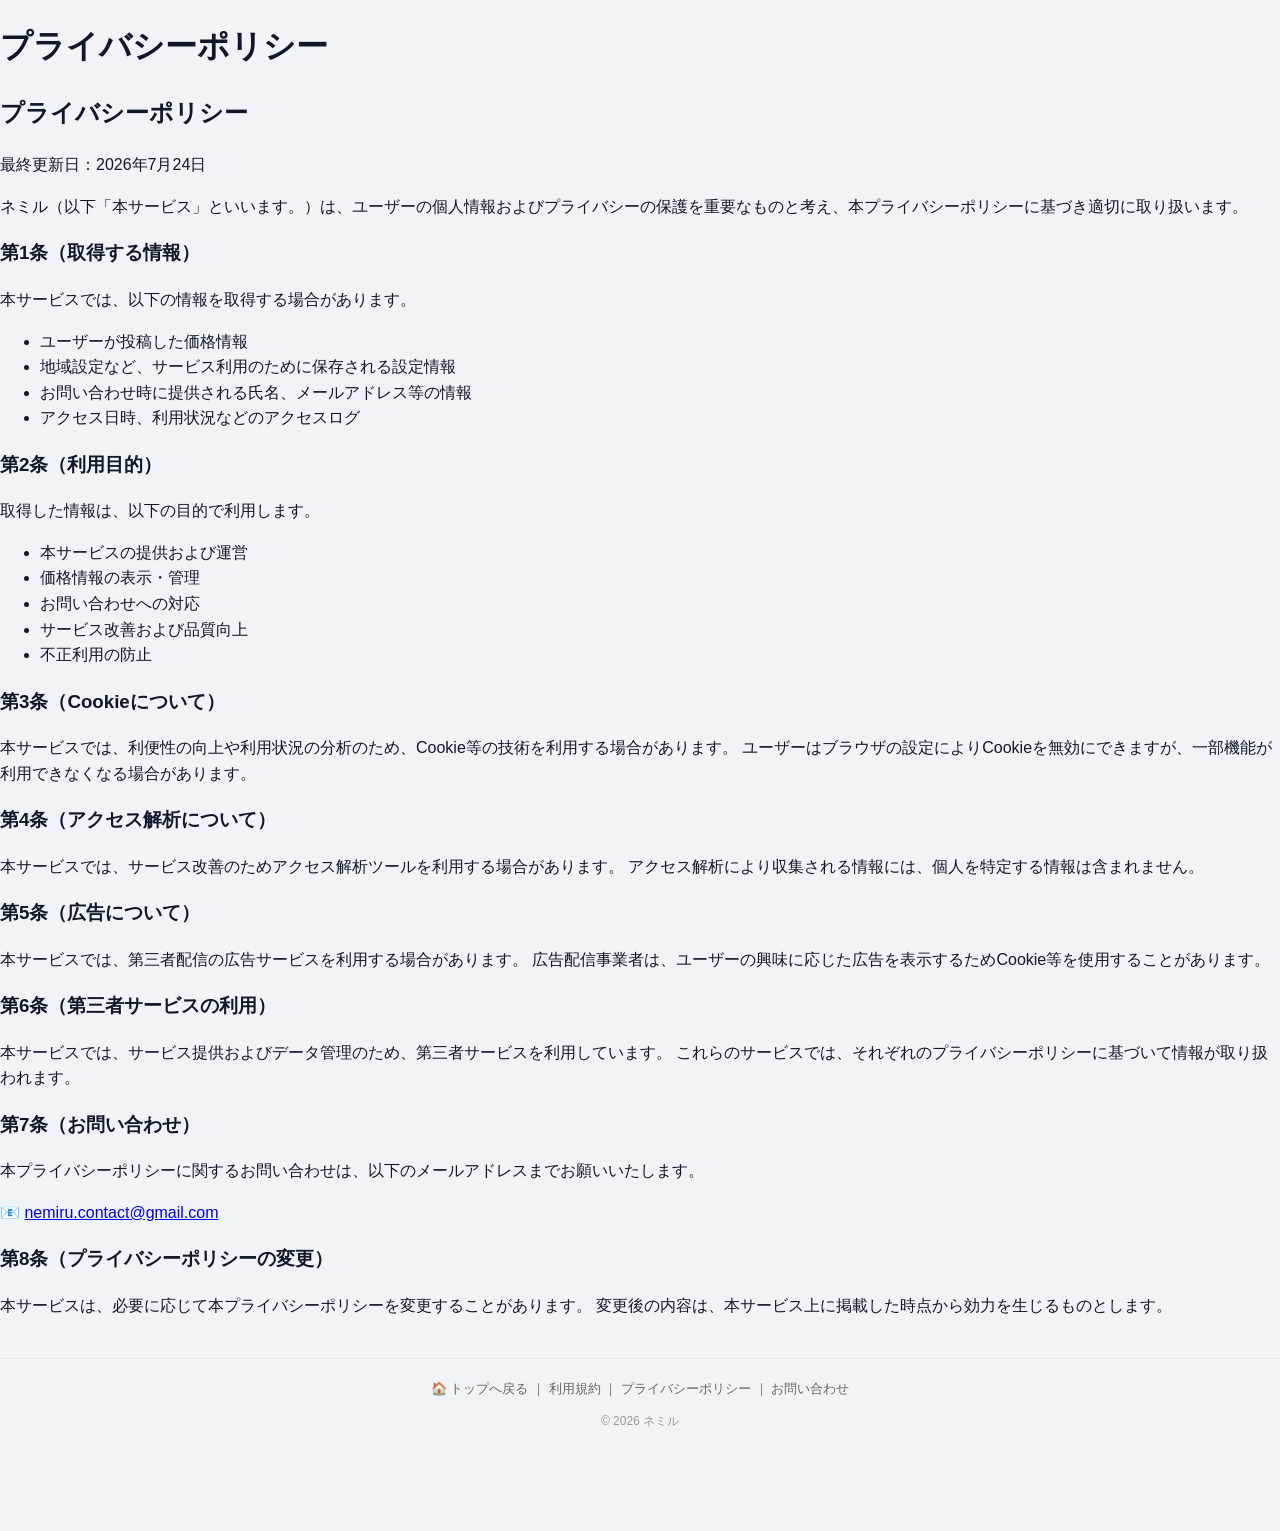
<file: privacy.html>
<!DOCTYPE html>
<html lang="ja">
<head>
<meta charset="UTF-8">
<meta name="viewport" content="width=device-width, initial-scale=1.0">
<title>プライバシーポリシー | ネミル</title>
<link rel="icon" href="assets/logo/favicon.png">
<link rel="apple-touch-icon" href="assets/logo/apple-touch-icon.png">
<link rel="manifest" href="manifest.json">
<meta name="theme-color" content="#059669">
<link rel="stylesheet" href="style.css">
</head>
<body>

<header>
    <h1>プライバシーポリシー</h1>
</header>

<main>
<h2>プライバシーポリシー</h2>

<p>最終更新日：2026年7月24日</p>

<p>
ネミル（以下「本サービス」といいます。）は、ユーザーの個人情報およびプライバシーの保護を重要なものと考え、本プライバシーポリシーに基づき適切に取り扱います。
</p>

<h3>第1条（取得する情報）</h3>

<p>本サービスでは、以下の情報を取得する場合があります。</p>

<ul>
    <li>ユーザーが投稿した価格情報</li>
    <li>地域設定など、サービス利用のために保存される設定情報</li>
    <li>お問い合わせ時に提供される氏名、メールアドレス等の情報</li>
    <li>アクセス日時、利用状況などのアクセスログ</li>
</ul>
<h3>第2条（利用目的）</h3>

<p>取得した情報は、以下の目的で利用します。</p>

<ul>
    <li>本サービスの提供および運営</li>
    <li>価格情報の表示・管理</li>
    <li>お問い合わせへの対応</li>
    <li>サービス改善および品質向上</li>
    <li>不正利用の防止</li>
</ul>
<h3>第3条（Cookieについて）</h3>

<p>
本サービスでは、利便性の向上や利用状況の分析のため、Cookie等の技術を利用する場合があります。
ユーザーはブラウザの設定によりCookieを無効にできますが、一部機能が利用できなくなる場合があります。
</p>
<h3>第4条（アクセス解析について）</h3>

<p>
本サービスでは、サービス改善のためアクセス解析ツールを利用する場合があります。
アクセス解析により収集される情報には、個人を特定する情報は含まれません。
</p>
<h3>第5条（広告について）</h3>

<p>
本サービスでは、第三者配信の広告サービスを利用する場合があります。
広告配信事業者は、ユーザーの興味に応じた広告を表示するためCookie等を使用することがあります。
</p>
<h3>第6条（第三者サービスの利用）</h3>

<p>
本サービスでは、サービス提供およびデータ管理のため、第三者サービスを利用しています。
これらのサービスでは、それぞれのプライバシーポリシーに基づいて情報が取り扱われます。
</p>
<h3>第7条（お問い合わせ）</h3>

<p>
本プライバシーポリシーに関するお問い合わせは、以下のメールアドレスまでお願いいたします。
</p>

<p>
📧
<a href="mailto:nemiru.contact@gmail.com">
    nemiru.contact@gmail.com
</a>
</p>
<h3>第8条（プライバシーポリシーの変更）</h3>

<p>
本サービスは、必要に応じて本プライバシーポリシーを変更することがあります。
変更後の内容は、本サービス上に掲載した時点から効力を生じるものとします。
</p>
</main>

<div id="footer"></div>

<script src="common.js"></script>
</body>
</html>
</file>
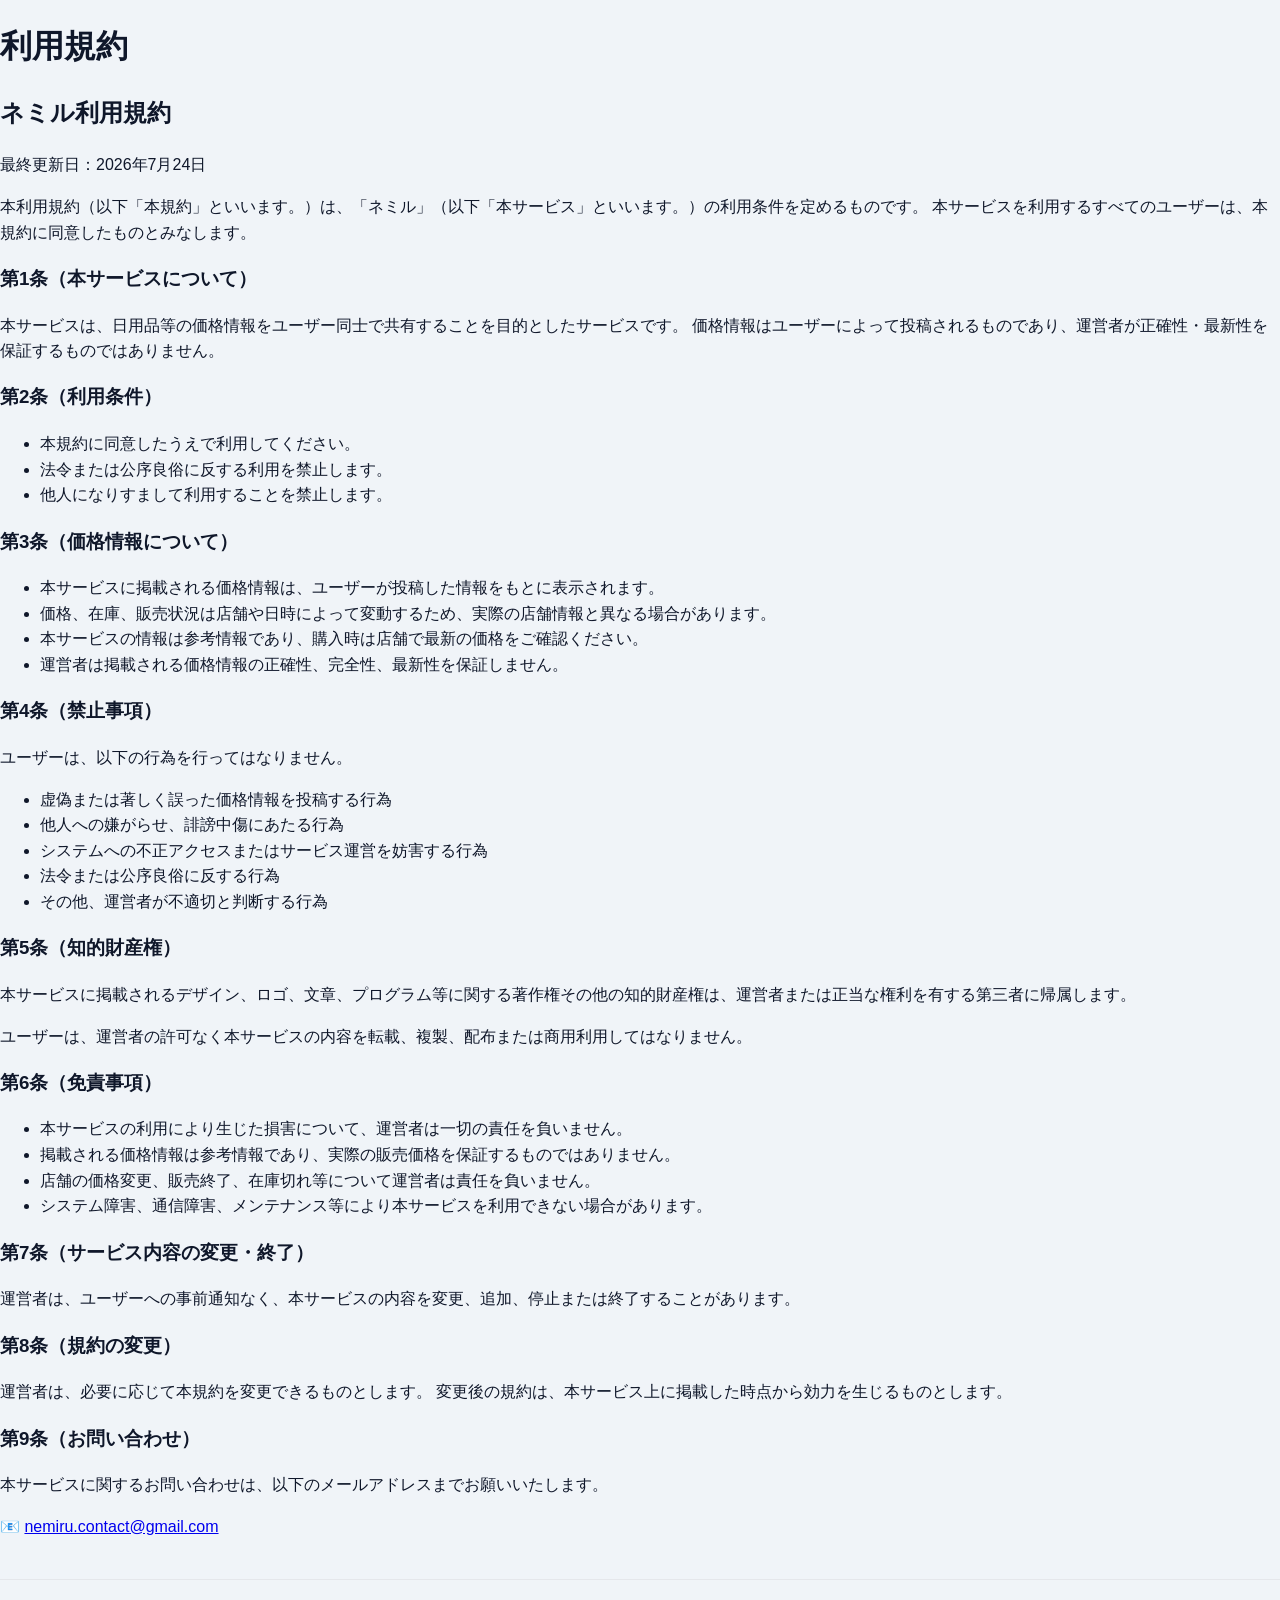
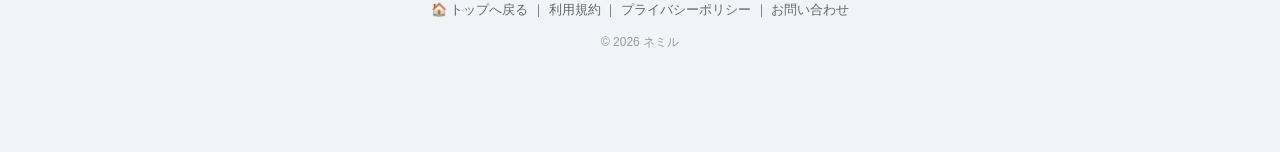
<file: terms.html>
<!DOCTYPE html>
<html lang="ja">
<head>
<meta charset="UTF-8">
<meta name="viewport" content="width=device-width, initial-scale=1.0">
<title>利用規約 | ネミル</title>
<link rel="icon" href="assets/logo/favicon.png">
<link rel="apple-touch-icon" href="assets/logo/apple-touch-icon.png">
<link rel="manifest" href="manifest.json">
<meta name="theme-color" content="#059669">
<link rel="stylesheet" href="style.css">
</head>
<body>

<header>
    <h1>利用規約</h1>
</header>

<main>
<h2>ネミル利用規約</h2>

<p>最終更新日：2026年7月24日</p>

<p>
本利用規約（以下「本規約」といいます。）は、「ネミル」（以下「本サービス」といいます。）の利用条件を定めるものです。
本サービスを利用するすべてのユーザーは、本規約に同意したものとみなします。
</p>

<h3>第1条（本サービスについて）</h3>

<p>
本サービスは、日用品等の価格情報をユーザー同士で共有することを目的としたサービスです。
価格情報はユーザーによって投稿されるものであり、運営者が正確性・最新性を保証するものではありません。
</p>

<h3>第2条（利用条件）</h3>

<ul>
<li>本規約に同意したうえで利用してください。</li>
<li>法令または公序良俗に反する利用を禁止します。</li>
<li>他人になりすまして利用することを禁止します。</li>
</ul>

<h3>第3条（価格情報について）</h3>

<ul>
    <li>本サービスに掲載される価格情報は、ユーザーが投稿した情報をもとに表示されます。</li>
    <li>価格、在庫、販売状況は店舗や日時によって変動するため、実際の店舗情報と異なる場合があります。</li>
    <li>本サービスの情報は参考情報であり、購入時は店舗で最新の価格をご確認ください。</li>
    <li>運営者は掲載される価格情報の正確性、完全性、最新性を保証しません。</li>
</ul>

<h3>第4条（禁止事項）</h3>

<p>ユーザーは、以下の行為を行ってはなりません。</p>

<ul>
    <li>虚偽または著しく誤った価格情報を投稿する行為</li>
    <li>他人への嫌がらせ、誹謗中傷にあたる行為</li>
    <li>システムへの不正アクセスまたはサービス運営を妨害する行為</li>
    <li>法令または公序良俗に反する行為</li>
    <li>その他、運営者が不適切と判断する行為</li>
</ul>
<h3>第5条（知的財産権）</h3>

<p>
本サービスに掲載されるデザイン、ロゴ、文章、プログラム等に関する著作権その他の知的財産権は、運営者または正当な権利を有する第三者に帰属します。
</p>

<p>
ユーザーは、運営者の許可なく本サービスの内容を転載、複製、配布または商用利用してはなりません。
</p>
<h3>第6条（免責事項）</h3>

<ul>
    <li>本サービスの利用により生じた損害について、運営者は一切の責任を負いません。</li>
    <li>掲載される価格情報は参考情報であり、実際の販売価格を保証するものではありません。</li>
    <li>店舗の価格変更、販売終了、在庫切れ等について運営者は責任を負いません。</li>
    <li>システム障害、通信障害、メンテナンス等により本サービスを利用できない場合があります。</li>
</ul>
<h3>第7条（サービス内容の変更・終了）</h3>

<p>
運営者は、ユーザーへの事前通知なく、本サービスの内容を変更、追加、停止または終了することがあります。
</p>

<h3>第8条（規約の変更）</h3>

<p>
運営者は、必要に応じて本規約を変更できるものとします。
変更後の規約は、本サービス上に掲載した時点から効力を生じるものとします。
</p>
<h3>第9条（お問い合わせ）</h3>

<p>
本サービスに関するお問い合わせは、以下のメールアドレスまでお願いいたします。
</p>

<p>
📧
<a href="mailto:nemiru.contact@gmail.com">
    nemiru.contact@gmail.com
</a>
</p>
</main>

<div id="footer"></div>

<script src="common.js"></script>

</body>
</html>
</file>
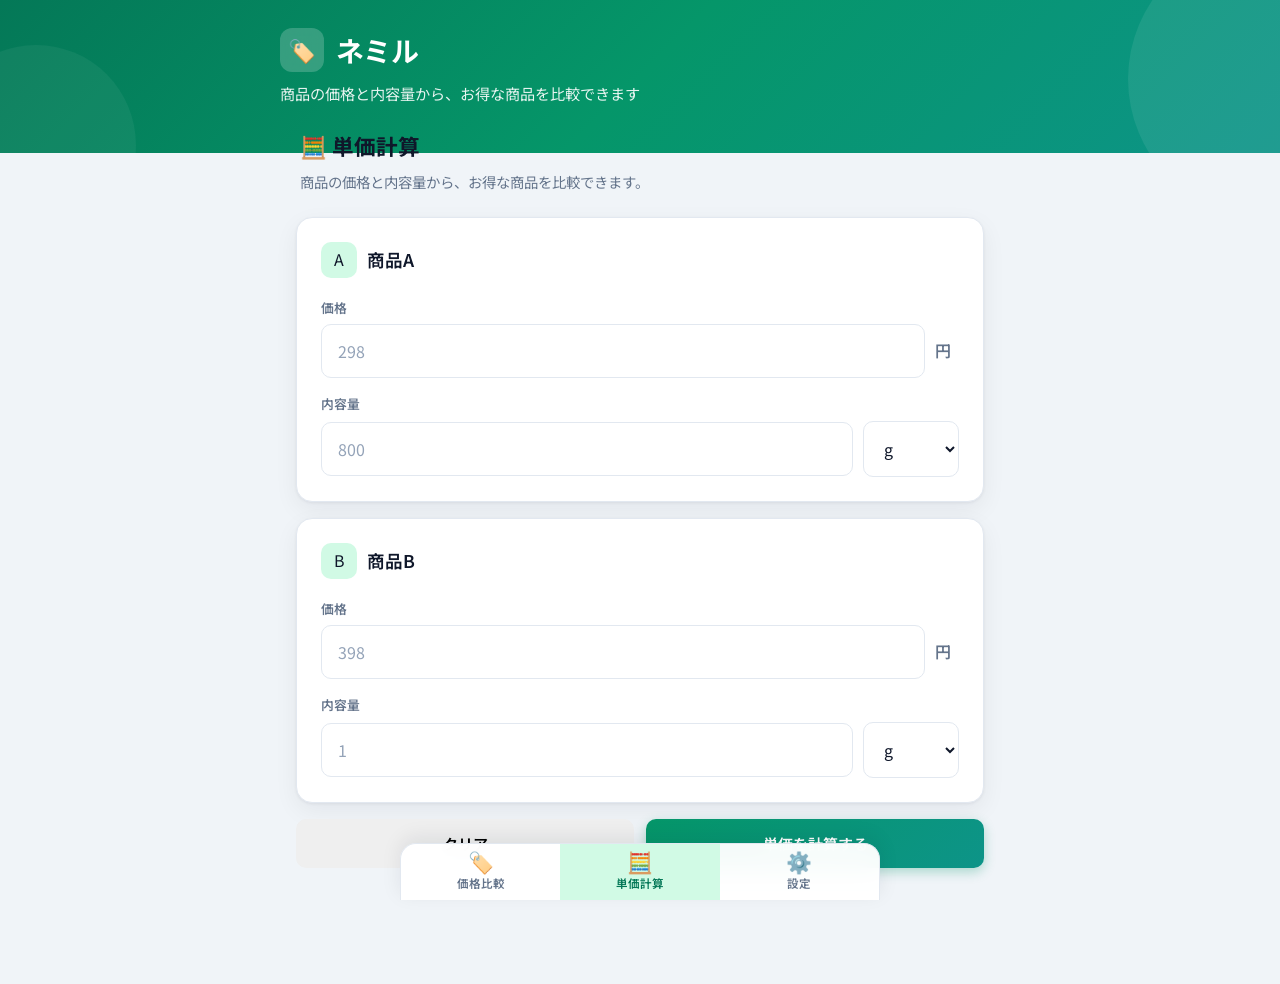
<file: unit-price.html>
<!DOCTYPE html>
<html lang="ja">
<head>
    <meta charset="UTF-8">
    <meta name="viewport" content="width=device-width, initial-scale=1.0">
    <title>ネミル｜単価計算</title>
    <link rel="icon" href="assets/logo/favicon.png">
    <link rel="apple-touch-icon" href="assets/logo/apple-touch-icon.png">
    <link rel="manifest" href="manifest.json">
    <meta name="theme-color" content="#059669">
    <link rel="preconnect" href="https://fonts.googleapis.com">
    <link rel="preconnect" href="https://fonts.gstatic.com" crossorigin>
    <link href="https://fonts.googleapis.com/css2?family=Noto+Sans+JP:wght@400;500;600;700&display=swap" rel="stylesheet">
    <link rel="stylesheet" href="style.css">
</head>
<body>
    <header class="site-header">
        <div class="header-inner">
            <h1 class="logo"><span class="logo-icon">🏷️</span>ネミル</h1>
            <p class="tagline">商品の価格と内容量から、お得な商品を比較できます</p>
        </div>
    </header>

    <main class="container">
        <header class="unit-page-heading">
            <h2>🧮 単価計算</h2>
            <p>商品の価格と内容量から、お得な商品を比較できます。</p>
        </header>

        <section class="card">
            <div class="card-header"><span class="card-icon">A</span><h2>商品A</h2></div>
            <div class="input-group">
                <label for="productAPrice">価格</label>
                <div class="input-with-unit">
                    <input type="number" id="productAPrice" min="0" step="1" placeholder="298">
                    <span>円</span>
                </div>
            </div>
            <div class="input-group">
                <label for="productAAmount">内容量</label>
                <div class="input-with-unit">
                    <input type="number" id="productAAmount" min="0" step="any" placeholder="800">
                    <select id="productAUnit">
                        <option value="g">g</option><option value="kg">kg</option><option value="ml">ml</option><option value="L">L</option>
                        <option value="個">個</option><option value="枚">枚</option><option value="本">本</option><option value="袋">袋</option><option value="箱">箱</option><option value="ロール">ロール</option>
                    </select>
                </div>
            </div>
        </section>

        <section class="card">
            <div class="card-header"><span class="card-icon">B</span><h2>商品B</h2></div>
            <div class="input-group">
                <label for="productBPrice">価格</label>
                <div class="input-with-unit">
                    <input type="number" id="productBPrice" min="0" step="1" placeholder="398">
                    <span>円</span>
                </div>
            </div>
            <div class="input-group">
                <label for="productBAmount">内容量</label>
                <div class="input-with-unit">
                    <input type="number" id="productBAmount" min="0" step="any" placeholder="1">
                    <select id="productBUnit">
                        <option value="g">g</option><option value="kg">kg</option><option value="ml">ml</option><option value="L">L</option>
                        <option value="個">個</option><option value="枚">枚</option><option value="本">本</option><option value="袋">袋</option><option value="箱">箱</option><option value="ロール">ロール</option>
                    </select>
                </div>
            </div>
        </section>

        <div class="unit-price-buttons">

    <button
        class="btn"
        id="clearButton"
        type="button"
    >
        クリア
    </button>

    <button
        class="btn btn-primary"
        id="calculateButton"
        type="button"
    >
        単価を計算する
    </button>

</div>

        <section id="result" class="card hidden">
            <div class="card-header"><span class="card-icon">🧮</span><h2>比較結果</h2></div>
            <div id="resultContent"></div>
        </section>
    </main>

    <nav class="bottom-nav" aria-label="主要メニュー">
        <a class="bottom-nav-item" href="index.html"><span class="bottom-nav-icon" aria-hidden="true">🏷️</span><span>価格比較</span></a>
        <a class="bottom-nav-item is-active" href="unit-price.html" aria-current="page"><span class="bottom-nav-icon" aria-hidden="true">🧮</span><span>単価計算</span></a>
        <a class="bottom-nav-item" href="settings.html"><span class="bottom-nav-icon" aria-hidden="true">⚙️</span><span>設定</span></a>
    </nav>
    <script src="unit-price.js"></script>
</body>
</html>
</file>
<file: style.css>
:root {
    --bg: #f0f4f8;
    --surface: #ffffff;
    --surface-muted: #f8fafc;
    --border: #e2e8f0;
    --text: #0f172a;
    --text-muted: #64748b;
    --primary: #059669;
    --primary-dark: #047857;
    --primary-light: #d1fae5;
    --accent: #0ea5e9;
    --danger: #ef4444;
    --warning: #f59e0b;
    --success: #10b981;
    --radius: 16px;
    --radius-sm: 10px;
    --shadow: 0 1px 3px rgba(15, 23, 42, 0.06), 0 8px 24px rgba(15, 23, 42, 0.06);
    --shadow-lg: 0 4px 6px rgba(15, 23, 42, 0.04), 0 20px 40px rgba(15, 23, 42, 0.08);
}

* {
    box-sizing: border-box;
}

body {
    font-family: "Noto Sans JP", sans-serif;
    background: var(--bg);
    color: var(--text);
    margin: 0;
    line-height: 1.6;
    -webkit-font-smoothing: antialiased;
    padding-bottom: calc(76px + env(safe-area-inset-bottom));
}

.site-header {
    background: linear-gradient(135deg, #047857 0%, #059669 50%, #0d9488 100%);
    color: white;
    padding: 28px 20px 48px;
    position: relative;
    overflow: hidden;
}

.site-header::before {
    content: "";
    position: absolute;
    top: -40%;
    right: -10%;
    width: 280px;
    height: 280px;
    background: rgba(255, 255, 255, 0.08);
    border-radius: 50%;
}

.site-header::after {
    content: "";
    position: absolute;
    bottom: -60%;
    left: -5%;
    width: 200px;
    height: 200px;
    background: rgba(255, 255, 255, 0.05);
    border-radius: 50%;
}

.header-inner {
    max-width: 720px;
    margin: 0 auto;
    position: relative;
    z-index: 1;
}

.logo {
    display: flex;
    align-items: center;
    gap: 12px;
    margin: 0 0 8px;
    font-size: 1.75rem;
    font-weight: 700;
    letter-spacing: -0.02em;
}

.logo-icon {
    display: flex;
    align-items: center;
    justify-content: center;
    width: 44px;
    height: 44px;
    background: rgba(255, 255, 255, 0.2);
    border-radius: 12px;
    font-size: 1.4rem;
    backdrop-filter: blur(8px);
}

.tagline {
    margin: 0;
    font-size: 0.95rem;
    opacity: 0.9;
    font-weight: 400;
}

.container {
    max-width: 720px;
    margin: -28px auto 0;
    padding: 0 16px 48px;
    position: relative;
    z-index: 2;
}

.card {
    background: var(--surface);
    border: 1px solid var(--border);
    border-radius: var(--radius);
    padding: 24px;
    margin-bottom: 16px;
    box-shadow: var(--shadow);
}

.card-header {
    display: flex;
    align-items: center;
    gap: 10px;
    margin-bottom: 20px;
}

.card-header h2 {
    margin: 0;
    font-size: 1.1rem;
    font-weight: 600;
}

.card-icon {
    display: flex;
    align-items: center;
    justify-content: center;
    width: 36px;
    height: 36px;
    background: var(--primary-light);
    border-radius: 10px;
    font-size: 1rem;
    flex-shrink: 0;
}

.section-heading {
    font-size: 0.85rem;
    font-weight: 600;
    color: var(--text-muted);
    text-transform: uppercase;
    letter-spacing: 0.06em;
    margin: 28px 0 12px 4px;
}

.search-card {
    padding: 20px;
}

.search-label {
    display: block;
    font-size: 0.8rem;
    font-weight: 600;
    color: var(--text-muted);
    margin-bottom: 8px;
}

.search-row {
    display: flex;
    gap: 10px;
}

.search-row-actions {
    display: flex;
    gap: 10px;
    flex-shrink: 0;
}

.search-row-actions .btn-primary {
    flex: 1;
}

.search-category-group {
    margin-top: 0;
}

.search-label-spaced {
    margin-top: 16px;
}

.product-search-list {
    display: flex;
    flex-direction: column;
}

.product-search-item {
    display: flex;
    align-items: center;
    justify-content: space-between;
    gap: 12px;
    width: 100%;
    padding: 14px 0;
    border: 0;
    border-bottom: 1px solid var(--border);
    background: none;
    cursor: pointer;
    text-align: left;
    font-family: inherit;
    font-size: 0.95rem;
    color: var(--text);
    transition: color 0.15s;
}

.product-search-item:last-child {
    border-bottom: none;
    padding-bottom: 0;
}

.product-search-item:first-child {
    padding-top: 0;
}

.product-search-item:hover {
    color: var(--primary-dark);
}

.product-search-name {
    flex: 1;
    min-width: 0;
    font-weight: 600;
}

.product-search-category {
    flex-shrink: 0;
    font-size: 0.8rem;
    color: var(--text-muted);
}

.input-wrap {
    position: relative;
    flex: 1;
}

input[type="text"],
input[type="number"],
select {
    width: 100%;
    padding: 14px 16px;
    font-size: 16px;
    font-family: inherit;
    border: 1.5px solid var(--border);
    border-radius: var(--radius-sm);
    background: var(--surface);
    color: var(--text);
    transition: border-color 0.15s, box-shadow 0.15s;
}

input:focus {
    outline: none;
    border-color: var(--primary);
    box-shadow: 0 0 0 3px rgba(5, 150, 105, 0.15);
}

input::placeholder {
    color: #94a3b8;
}

.btn {
    display: inline-flex;
    align-items: center;
    justify-content: center;
    gap: 6px;
    padding: 14px 24px;
    border: 0;
    border-radius: var(--radius-sm);
    font-family: inherit;
    font-size: 15px;
    font-weight: 600;
    cursor: pointer;
    transition: transform 0.1s, box-shadow 0.15s, background 0.15s;
    white-space: nowrap;
}

.btn:active {
    transform: scale(0.98);
}

.btn-primary {
    background: linear-gradient(135deg, var(--primary) 0%, #0d9488 100%);
    color: white;
    box-shadow: 0 4px 12px rgba(5, 150, 105, 0.3);
}

.btn-primary:hover {
    box-shadow: 0 6px 16px rgba(5, 150, 105, 0.4);
}

.btn-block {
    width: 100%;
    margin-top: 16px;
}

.unit-page-heading {
    margin: 0 0 20px;
    padding: 4px;
}

.unit-page-heading h2 {
    margin: 0 0 6px;
    font-size: 1.35rem;
}

.unit-page-heading p {
    margin: 0;
    color: var(--text-muted);
    font-size: 0.9rem;
}

.input-group {
    margin-top: 16px;
}

.input-group label {
    display: block;
    margin-bottom: 6px;
    color: var(--text-muted);
    font-size: 0.8rem;
    font-weight: 600;
}

.input-with-unit {
    display: flex;
    align-items: center;
    gap: 10px;
}

.input-with-unit input {
    flex: 1;
    min-width: 0;
}

.input-with-unit select {
    width: 96px;
    flex: 0 0 96px;
}

.input-with-unit span {
    min-width: 1.5em;
    color: var(--text-muted);
    font-weight: 600;
}

.unit-price-result {
    display: grid;
    gap: 12px;
}

.result-item {
    padding: 14px;
    background: var(--surface-muted);
    border: 1px solid var(--border);
    border-radius: var(--radius-sm);
}

.result-item h3 {
    margin: 0 0 4px;
    font-size: 0.85rem;
    color: var(--text-muted);
}

.result-item strong {
    color: var(--primary-dark);
    font-size: 1.25rem;
}

.winner {
    padding: 14px;
    background: var(--primary-light);
    border-radius: var(--radius-sm);
    color: var(--primary-dark);
    font-weight: 700;
    text-align: center;
}

.bottom-nav {
    position: fixed;
    right: 0;
    bottom: 0;
    left: 0;
    z-index: 900;
    display: grid;
    grid-template-columns: repeat(3, minmax(0, 1fr));
    background: rgba(255, 255, 255, 0.96);
    border-top: 1px solid var(--border);
    box-shadow: 0 -6px 20px rgba(15, 23, 42, 0.08);
    padding-bottom: env(safe-area-inset-bottom);
    backdrop-filter: blur(12px);
}

.bottom-nav-item {
    display: flex;
    min-height: 64px;
    flex-direction: column;
    align-items: center;
    justify-content: center;
    gap: 2px;
    color: var(--text-muted);
    font-size: 0.72rem;
    font-weight: 600;
    text-decoration: none;
}

.bottom-nav-icon {
    font-size: 1.3rem;
    line-height: 1;
}

.bottom-nav-item.is-active {
    color: var(--primary-dark);
    background: var(--primary-light);
}

.hidden {
    display: none;
}

.btn-secondary {
    background: var(--surface-muted);
    color: var(--text-muted);
    border: 1.5px solid var(--border);
}

.btn-secondary:hover {
    background: var(--border);
}

.post-buttons {
    display: flex;
    gap: 12px;
    margin-top: 16px;
}

.post-buttons .btn-primary {
    flex: 1;
}

.btn-icon {
    flex: 0 0 auto;
    width: 48px;
    padding: 0;
    background: var(--surface-muted);
    border: 1.5px solid var(--border);
    color: var(--text-muted);
    font-size: 1.2rem;
}

.btn-icon:disabled {
    opacity: 0.5;
    cursor: not-allowed;
}

.field-group {
    margin-bottom: 16px;
}

.field-label {
    display: block;
    font-size: 0.8rem;
    font-weight: 600;
    color: var(--text-muted);
    margin-bottom: 6px;
}

.product-row {
    display: flex;
    gap: 10px;
}

.product-row input {
    flex: 1;
}

.stats-grid {
    display: grid;
    grid-template-columns: repeat(3, 1fr);
    gap: 10px;
    margin: 20px 0;
}

.stat-card {
    background: var(--surface-muted);
    border: 1px solid var(--border);
    border-radius: var(--radius-sm);
    padding: 14px;
    text-align: center;
}

.stat-label {
    color: var(--text-muted);
    font-size: 0.75rem;
    font-weight: 500;
    margin-bottom: 4px;
}

.stat-value {
    color: var(--text);
    font-size: 1.25rem;
    font-weight: 700;
    letter-spacing: -0.02em;
}

.current-price {
    display: flex;
    align-items: baseline;
    justify-content: space-between;
    padding: 16px 18px;
    background: linear-gradient(135deg, #ecfdf5 0%, #f0fdf4 100%);
    border: 1px solid #bbf7d0;
    border-radius: var(--radius-sm);
    margin-bottom: 4px;
}

.price-large {
    font-size: 1.75rem;
    font-weight: 700;
    color: var(--primary-dark);
    letter-spacing: -0.03em;
}

.score-section {
    margin-top: 20px;
    padding-top: 20px;
    border-top: 1px solid var(--border);
}

.score-header {
    display: flex;
    justify-content: space-between;
    align-items: center;
    margin-bottom: 10px;
    font-size: 0.9rem;
    font-weight: 600;
}

.score-value {
    font-size: 1.1rem;
    color: var(--primary-dark);
}

.score-bar {
    height: 8px;
    background: var(--border);
    border-radius: 99px;
    overflow: hidden;
    margin-bottom: 12px;
}

.score-fill {
    height: 100%;
    background: linear-gradient(90deg, var(--primary) 0%, #34d399 100%);
    border-radius: 99px;
    transition: width 0.4s ease;
}

.badge {
    display: inline-flex;
    align-items: center;
    gap: 6px;
    padding: 8px 14px;
    border-radius: 99px;
    font-size: 0.875rem;
    font-weight: 600;
}

.badge-good {
    background: #d1fae5;
    color: #065f46;
}

.badge-warn {
    background: #fef3c7;
    color: #92400e;
}

.badge-bad {
    background: #fee2e2;
    color: #991b1b;
}

.rank {
    display: flex;
    align-items: center;
    gap: 12px;
    padding: 14px 0;
    border-bottom: 1px solid var(--border);
}

.rank:last-child {
    border-bottom: none;
    padding-bottom: 0;
}

.rank:first-child {
    padding-top: 0;
}

.rank-label {
    display: flex;
    align-items: center;
    justify-content: center;
    min-width: 32px;
    height: 32px;
    font-size: 1rem;
    font-weight: 700;
}

.rank-main {
    flex: 1;
    min-width: 0;
}

.rank-product {
    font-weight: 600;
    font-size: 0.95rem;
    color: var(--text);
}

.rank-store {
    font-size: 0.8rem;
    color: var(--text-muted);
    margin-top: 2px;
}

.rank-price {
    font-size: 1rem;
    font-weight: 700;
    color: var(--primary-dark);
    white-space: nowrap;
}

.rank-top .rank-price {
    font-size: 1.1rem;
}

.empty-state {
    text-align: center;
    padding: 32px 16px;
    color: var(--text-muted);
}

.empty-state-icon {
    font-size: 2rem;
    margin-bottom: 8px;
    opacity: 0.6;
}

.empty-state p {
    margin: 0;
    font-size: 0.9rem;
}

.suggestions {
    position: absolute;
    top: calc(100% + 4px);
    left: 0;
    right: 0;
    background: var(--surface);
    border: 1px solid var(--border);
    border-radius: var(--radius-sm);
    max-height: 220px;
    overflow-y: auto;
    box-shadow: var(--shadow-lg);
    z-index: 100;
}

.suggestion-item {
    padding: 12px 16px;
    cursor: pointer;
    font-size: 0.9rem;
    transition: background 0.1s;
    border-bottom: 1px solid var(--border);
}

.suggestion-item:last-child {
    border-bottom: none;
}

.suggestion-item:hover {
    background: var(--primary-light);
    color: var(--primary-dark);
}

#scanner {
    position: fixed !important;
    top: 0 !important;
    left: 0 !important;
    width: 100vw !important;
    height: 100vh !important;
    background: black !important;
    z-index: 99999 !important;
    display: none;
}

#scanner video {
    width: 100% !important;
    height: 100% !important;
    object-fit: cover !important;
}

#closeScanner {
    display: none;
    position: fixed;
    top: 20px;
    right: 20px;
    width: 50px;
    height: 50px;
    border-radius: 50%;
    background: white;
    color: black;
    font-size: 24px;
    z-index: 100001;
    border: none;
    cursor: pointer;
}

@media (max-width: 600px) {
    .site-header {
        padding: 24px 16px 44px;
    }

    .logo {
        font-size: 1.5rem;
    }

    .container {
        padding: 0 12px 40px;
    }

    .card {
        padding: 18px;
        border-radius: 14px;
    }

    .search-row {
        flex-direction: column;
    }

    .search-row-actions {
        width: 100%;
    }

    .search-row-actions .btn-primary {
        width: auto;
    }

    .stats-grid {
        grid-template-columns: 1fr;
    }

    .price-large {
        font-size: 1.5rem;
    }
}

.region-modal{

    position:fixed;

    inset:0;

    background:rgba(0,0,0,.45);

    display:flex;

    justify-content:center;

    align-items:center;

    z-index:9999;

}

.region-card{

    width:340px;
    max-width:90%;
    max-height:90vh;

    background:#fff;

    border-radius:20px;

    padding:30px;

    box-shadow:0 15px 40px rgba(0,0,0,.2);

    display:flex;

    flex-direction:column;

}

.region-card h2{

    text-align:center;

    margin-bottom:20px;

}

.region-modal-note {
    display: block;
    margin-top: 4px;
    color: var(--text-muted);
    font-size: 0.72em;
    font-weight: 500;
}

.region-card label{

    display:block;

    margin-top:15px;

    margin-bottom:5px;

    font-weight:bold;

}

.region-card select{

    width:100%;

    padding:10px;

    border-radius:10px;

    border:1px solid #ddd;

}

.region-card button{

    margin-top:25px;

    width:100%;

}
.header-inner {
    position: relative;
}

.icon-button {
    position: absolute;
    top: 10px;
    right: 10px;

    display: flex;
    align-items: center;
    justify-content: center;

    width: 42px;
    height: 42px;

    background: none;
    border: none;

    cursor: pointer;

    color: #E0E0E0;
    text-shadow: 0 1px 2px rgba(0,0,0,0.35);
}

.icon-button:hover {
    color: #F5F5F5;
}

.icon-button .material-icons {
    font-size: 32px;
}
.modal.hidden{
    display:none;
}

.modal{

    position:fixed;

    inset:0;

    background:rgba(0,0,0,.45);

    display:flex;

    justify-content:center;

    align-items:center;

    z-index:1000;

}

.modal-content{

    width:420px;

    max-width:90%;

    max-height:90vh;

    background:white;

    border-radius:12px;

    padding:24px;

    display:flex;

    flex-direction:column;

}
#cityList,
.city-list {

    overflow-y:auto;

    flex:1;

    margin:16px 0;

    max-height:50vh;

}

.city-checkbox-item {
    display: flex;
    align-items: center;
    gap: 8px;
    padding: 10px 0;
    border-bottom: 1px solid var(--border);
    cursor: pointer;
    font-size: 0.95rem;
}

.city-checkbox-item:last-child {
    border-bottom: none;
}

.city-checkbox-item input[type="checkbox"] {
    width: 18px;
    height: 18px;
    margin: 0;
    flex-shrink: 0;
    accent-color: var(--primary);
}
.city-buttons{

    display:flex;

    justify-content:flex-end;

    gap:10px;

}
.footer{
    margin-top:40px;
    padding:20px;
    text-align:center;
    font-size:13px;
    color:#666;
    border-top:1px solid #e5e7eb;
}

.footer a{
    color:#666;
    text-decoration:none;
    transition:0.2s;
}

.footer a:hover{
    color:#059669;
    text-decoration:underline;
}

.footer p{
    margin-top:12px;
    font-size:12px;
    color:#999;
}
/* 地域設定画面のボタン */
.region-buttons{

    display:flex;
    gap:12px;
    margin-top:20px;
    padding-bottom:16px;

}

.region-buttons button{

    flex:1;
    height:52px;
    border-radius:10px;
    font-size:16px;
    font-weight:600;
    cursor:pointer;
    transition:.2s;

}

/* 戻る */
.secondary-btn{

    background:#ffffff;
    color:#64748b;
    border:1px solid #cbd5e1;

}

.secondary-btn:hover{

    background:#f8fafc;

}

/* 決定 */
.primary-btn{

    background:#059669;
    color:#ffffff;
    border:none;

}

.primary-btn:hover{

    background:#047857;

}

/* スマホ */
@media (max-width:768px){

    .region-buttons{

        gap:10px;

    }

    .region-buttons button{

        height:52px;
        font-size:17px;

    }

}

.toast {
    position: fixed;
    left: 50%;
    bottom: 24px;
    z-index: 1000;
    padding: 12px 18px;
    border-radius: 999px;
    color: #ffffff;
    font-size: 0.9rem;
    font-weight: 600;
    box-shadow: var(--shadow-lg);
    opacity: 0;
    pointer-events: none;
    transform: translate(-50%, 16px);
    transition: opacity 0.2s ease, transform 0.2s ease;
}

.toast-success {
    background: var(--primary-dark);
}

.toast-error {
    background: var(--danger);
}

.toast.is-visible {
    opacity: 1;
    transform: translate(-50%, 0);
}
.amazon-card {
    margin-top: 16px;
    padding: 16px;
    background: #fff;
    border: 1px solid var(--border);
    border-radius: var(--radius-sm);
}

.amazon-card-title {
    font-weight: 700;
    margin-bottom: 12px;
}

.amazon-button {
    display: block;
    width: 100%;
    box-sizing: border-box;
    padding: 12px 16px;
    background: #f59e0b;
    color: #fff;
    text-align: center;
    text-decoration: none;
    border-radius: var(--radius-sm);
    font-weight: 700;
}

.amazon-button:hover {
    opacity: 0.9;
}

@media (max-width: 600px) {
    .container {
        padding-bottom: 24px;
    }

    .input-with-unit select {
        width: 88px;
        flex-basis: 88px;
    }
}

@media (min-width: 601px) {
    body {
        padding-bottom: calc(68px + env(safe-area-inset-bottom));
    }

    .bottom-nav {
        right: auto;
        left: 50%;
        width: min(480px, calc(100% - 32px));
        border: 1px solid var(--border);
        border-bottom: 0;
        border-radius: 16px 16px 0 0;
        transform: translateX(-50%);
    }

    .bottom-nav-item {
        min-height: 56px;
    }
}

select:focus {
    outline: none;
    border-color: var(--primary);
    box-shadow: 0 0 0 3px rgba(5, 150, 105, 0.15);
}
.unit-price-buttons {
    display: flex;
    gap: 12px;
}

.unit-price-buttons .btn {
    flex: 1;
}
</file>
